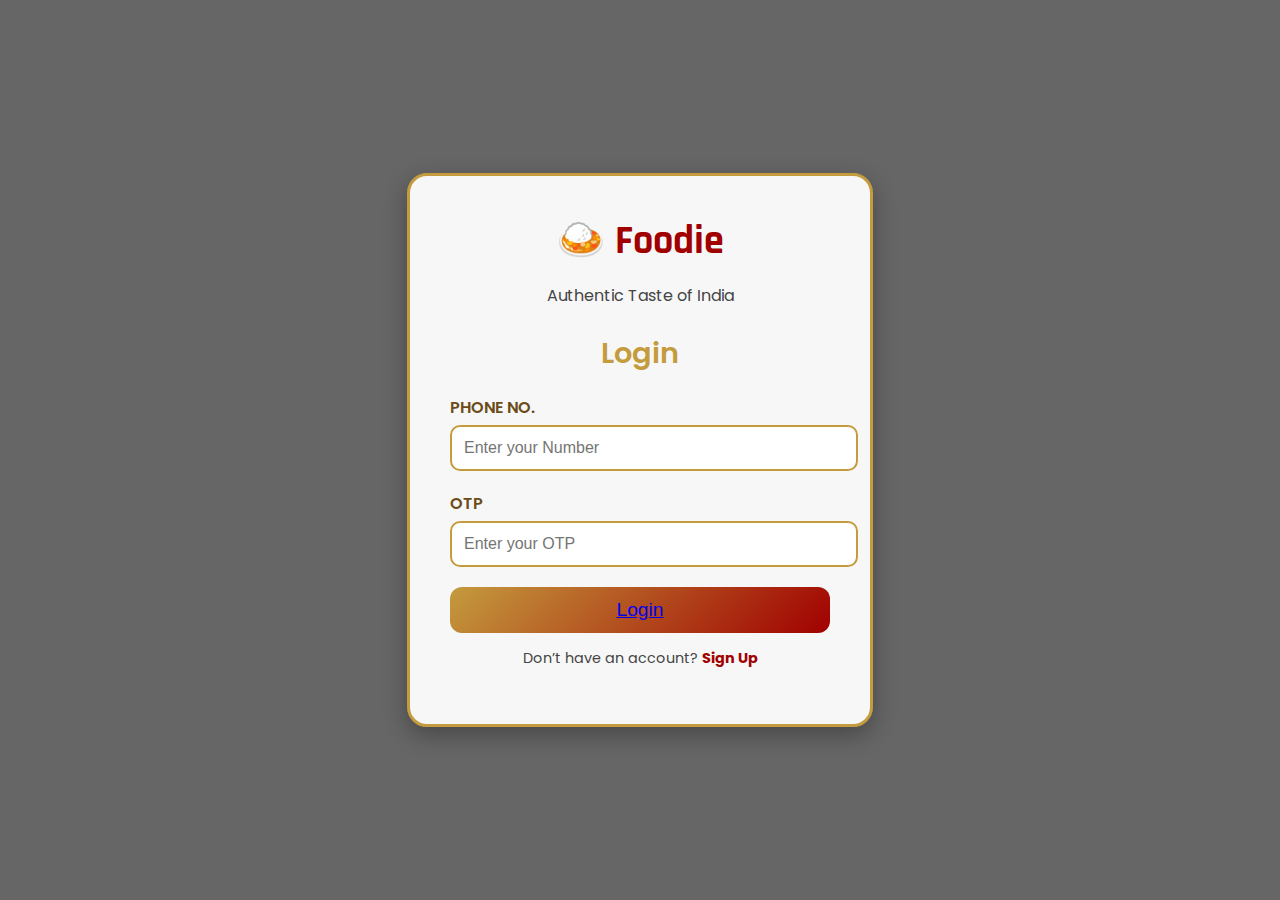
<file: index.html>
<!DOCTYPE html>
<html lang="en">
<head>
  <meta charset="UTF-8">
  <meta name="viewport" content="width=device-width, initial-scale=1.0">
  <title>Foodie  - Login</title>
  
  <link rel="stylesheet" href="login.css">
</head>
<body>
  <div class="login-container">
    <div class="logo">
      <h1>🍛 Foodie</h1>
      <p>Authentic Taste of India</p>
    </div>

    <form class="login-form">
      <h2>Login</h2>

      <div class="input-group">
        <label for="Number">PHONE NO.</label>
        <input type="number" id="number" placeholder="Enter your Number" required>
      </div>

      <div class="input-group">
        <label for="password">OTP</label>
        <input type="password" id="password" placeholder="Enter your OTP" required>
      </div>

      <button type="submit" class="btn"><a href="#"><a href = intro.html>Login</a> </a> </button>

      <p class="signup-text">Don’t have an account? <a href="#"><a href = "signup.html">Sign Up</a></a></p>
    </form>
  </div>
</body>
</html>
</file>
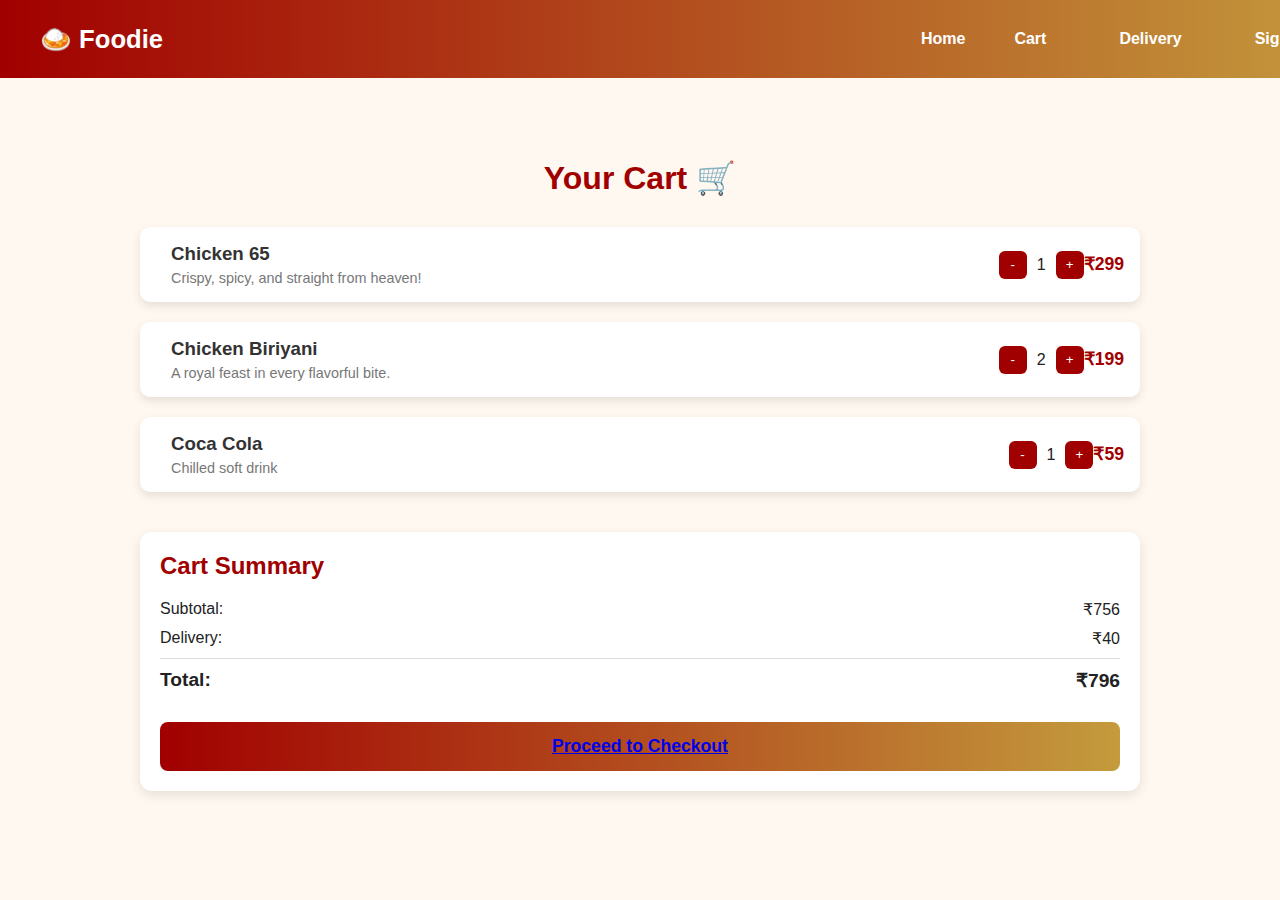
<file: cart.html>
<!DOCTYPE html>
<html lang="en">
<head>
  <meta charset="UTF-8">
  <meta name="viewport" content="width=device-width, initial-scale=1.0">
  <title>Foodie - Cart</title>
  <link rel="stylesheet" href="cart.css">
</head>
<body>
  <!-- Navbar -->
  <header>
    <nav class="navbar">
      <div class="logo">🍛 Foodie</div>
      <ul class="nav-links">
        <li><a href="index.html">Home</a></li>
        <li><a href="cart.html" class="active">Cart</a></li>
        <li><a href="#"><a href="delivery.html"> Delivery</a></a></li>
        <li><a href="#"><a href="signup.html"> Sign In</a></a></li>
      </ul>
    </nav>
  </header>

  <!-- Cart Page -->
  <main class="cart-container">
    <h1>Your Cart 🛒</h1>

    <div class="cart-items">
      <!-- Item 1 -->
      <div class="cart-item">
        <div class="item-info">
          <h3>Chicken 65</h3>
          <p>Crispy, spicy, and straight from heaven!</p>
        </div>
        <div class="quantity">
          <button>-</button>
          <span>1</span>
          <button>+</button>
        </div>
        <div class="price">₹299</div>
      </div>

      <!-- Item 2 -->
      <div class="cart-item">
        <div class="item-info">
          <h3>Chicken Biriyani</h3>
          <p>A royal feast in every flavorful bite.</p>
        </div>
        <div class="quantity">
          <button>-</button>
          <span>2</span>
          <button>+</button>
        </div>
        <div class="price">₹199</div>
      </div>

      <!-- Item 3 -->
      <div class="cart-item">
        <div class="item-info">
          <h3>Coca Cola</h3>
          <p>Chilled soft drink</p>
        </div>
        <div class="quantity">
          <button>-</button>
          <span>1</span>
          <button>+</button>
        </div>
        <div class="price">₹59</div>
      </div>
    </div>

    <!-- Cart Summary -->
    <div class="cart-summary">
      <h2>Cart Summary</h2>
      <p>Subtotal: <span>₹756</span></p>
      <p>Delivery: <span>₹40</span></p>
      <p class="total">Total: <span>₹796</span></p>
      <button class="checkout-btn"><a href="delivery.html">Proceed to Checkout</a></button>
    </div>
  </main>
</body>
</html>
</file>
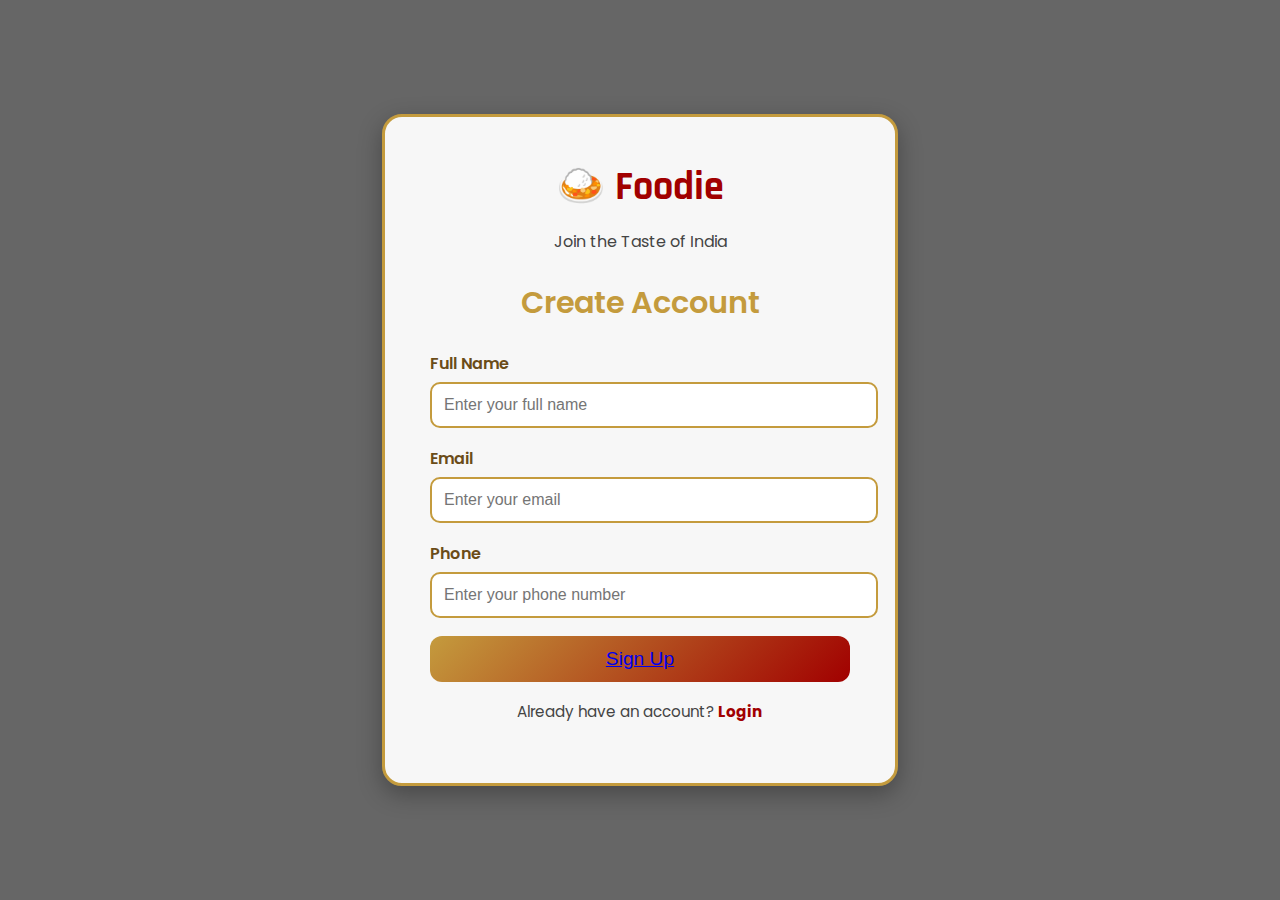
<file: signup.html>
<!DOCTYPE html>
<html lang="en">
<head>
  <meta charset="UTF-8">
  <meta name="viewport" content="width=device-width, initial-scale=1.0">
  <title>Foodie  - Sign Up</title>
  <link rel="stylesheet" href="signup.css">
</head>
<body>
  <div class="signup-container">
    <div class="logo">
      <h1>🍛 Foodie</h1>
      <p>Join the Taste of India</p>
    </div>

    <form class="signup-form">
      <h2>Create Account</h2>

      <div class="input-group">
        <label for="name">Full Name</label>
        <input type="text" id="name" placeholder="Enter your full name" required>
      </div>

      <div class="input-group">
        <label for="email">Email</label>
        <input type="email" id="email" placeholder="Enter your email" required>
      </div>

      <div class="input-group">
        <label for="phone">Phone</label>
        <input type="number" id="phone" placeholder="Enter your phone number" required>
      </div>


      <button type="submit" class="btn"><a href="intro.html"> Sign Up</a></button>

      <p class="login-text">Already have an account? <a href="login.html">Login</a></p>
    </form>
  </div>
</body>
</html>
</file>
<file: login.css>
/* Import rich Indian font */
@import url('https://fonts.googleapis.com/css2?family=Poppins:wght@400;600&family=Rajdhani:wght@600&display=swap');

body {
  margin: 0;
  font-family: 'Poppins', sans-serif;
  background: linear-gradient(rgba(0,0,0,0.6), rgba(0,0,0,0.6)),
              url('https://images.pexels.com/photos/106343/pexels-photo-106343.jpeg?auto=compress&cs=tinysrgb&w=1600') no-repeat center center/cover;
  height: 100vh;
  display: flex;
  justify-content: center;
  align-items: center;
}

/* Login Box */
.login-container {
  background: rgba(255, 255, 255, 0.95);
  padding: 40px;
  border-radius: 20px;
  box-shadow: 0px 8px 25px rgba(0,0,0,0.3);
  width: 380px;
  text-align: center;
  border: 3px solid #c49b3d;
  position: relative;
}

/* Logo */
.logo h1 {
  font-family: 'Rajdhani', sans-serif;
  font-size: 2.5rem;
  color: #a10000;
  margin: 0;
}
.logo p {
  color: #444;
  font-size: 1rem;
  margin-bottom: 20px;
}

/* Login Heading */
.login-form h2 {
  margin-bottom: 20px;
  font-size: 1.8rem;
  color: #c49b3d;
  font-weight: 600;
}

/* Input fields */
.input-group {
  text-align: left;
  margin-bottom: 20px;
}

.input-group label {
  font-weight: 600;
  color: #6b4c18;
  display: block;
  margin-bottom: 5px;
}

.input-group input {
  width: 100%;
  padding: 12px;
  border: 2px solid #c49b3d;
  border-radius: 10px;
  font-size: 1rem;
  outline: none;
  transition: 0.3s;
}

.input-group input:focus {
  border-color: #a10000;
  box-shadow: 0 0 8px rgba(161,0,0,0.4);
}

/* Button */
.btn {
  width: 100%;
  padding: 12px;
  background: linear-gradient(135deg, #c49b3d, #a10000);
  border: none;
  border-radius: 12px;
  color: white;
  font-size: 1.2rem;
  cursor: pointer;
  transition: 0.4s;
}

.btn:hover {
  background: linear-gradient(135deg, #a10000, #c49b3d);
  transform: scale(1.05);
}

/* Signup link */
.signup-text {
  margin-top: 15px;
  font-size: 0.9rem;
  color: #444;
}
.signup-text a {
  color: #a10000;
  font-weight: bold;
  text-decoration: none;
}
.signup-text a:hover {
  text-decoration: underline;
}
</file>
<file: cart.css>
/* Global style */
body {
  margin: 0;
  font-family: "Segoe UI", sans-serif;
  background: #fff8f0;
  color: #222;
}

/* Navbar */
header {
  width: 100%;
  background: linear-gradient(90deg, #a10000, #c49b3d);
  padding: 14px 40px;
  position: sticky;
  top: 0;
  z-index: 1000;
}

.navbar {
  display: flex;
  justify-content: space-between;
  align-items: center;
}

.logo {
  font-size: 1.6rem;
  font-weight: 700;
  color: white;
}

.nav-links {
  list-style: none;
  display: flex;
  gap: 25px;
}

.nav-links li a {
  text-decoration: none;
  color: white;
  font-weight: 600;
  padding: 6px 12px;
  transition: all 0.3s;
  border-radius: 6px;
}

/* Cart Page */
.cart-container {
  max-width: 1000px;
  margin: 40px auto;
  padding: 20px;
}

.cart-container h1 {
  text-align: center;
  color: #a10000;
  margin-bottom: 30px;
}

.cart-items {
  display: flex;
  flex-direction: column;
  gap: 20px;
}

.cart-item {
  display: flex;
  align-items: center;
  justify-content: space-between;
  background: #fff;
  padding: 16px;
  border-radius: 10px;
  box-shadow: 0px 4px 10px rgba(0,0,0,0.1);
}

.cart-item img {
  border-radius: 10px;
}

.item-info {
  flex: 1;
  margin-left: 15px;
}

.item-info h3 {
  margin: 0;
  color: #333;
}

.item-info p {
  margin: 5px 0 0;
  color: #777;
  font-size: 0.9rem;
}

.quantity {
  display: flex;
  align-items: center;
  gap: 10px;
}

.quantity button {
  background: #a10000;
  color: white;
  border: none;
  width: 28px;
  height: 28px;
  border-radius: 6px;
  cursor: pointer;
  transition: 0.3s;
}

.quantity button:hover {
  background: #c49b3d;
  color: #111;
}

.price {
  font-weight: bold;
  font-size: 1.1rem;
  color: #a10000;
}

/* Summary */
.cart-summary {
  margin-top: 40px;
  padding: 20px;
  background: #fff;
  border-radius: 12px;
  box-shadow: 0px 4px 12px rgba(0,0,0,0.1);
}

.cart-summary h2 {
  margin-top: 0;
  color: #a10000;
}

.cart-summary p {
  display: flex;
  justify-content: space-between;
  margin: 10px 0;
  font-weight: 500;
}

.cart-summary .total {
  font-size: 1.2rem;
  font-weight: 700;
  border-top: 1px solid #ddd;
  padding-top: 10px;
}

.checkout-btn {
  margin-top: 20px;
  width: 100%;
  padding: 14px;
  border: none;
  background: linear-gradient(90deg, #a10000, #c49b3d);
  color: white;
  font-size: 1.1rem;
  font-weight: bold;
  border-radius: 8px;
  cursor: pointer;
  transition: 0.3s;
}

.checkout-btn:hover {
  background: linear-gradient(90deg, #c49b3d, #a10000);
  transform: scale(1.02);
}
</file>
<file: signup.css>
@import url('https://fonts.googleapis.com/css2?family=Poppins:wght@400;600&family=Rajdhani:wght@600&display=swap');

body {
  margin: 0;
  font-family: 'Poppins', sans-serif;
  background: linear-gradient(rgba(0,0,0,0.6), rgba(0,0,0,0.6)),
              url('https://images.pexels.com/photos/958545/pexels-photo-958545.jpeg?auto=compress&cs=tinysrgb&w=1600') no-repeat center center/cover;
  height: 100vh;
  display: flex;
  justify-content: center;
  align-items: center;
}


.signup-container {
  background: rgba(255, 255, 255, 0.95);
  padding: 45px;
  border-radius: 20px;
  box-shadow: 0px 8px 25px rgba(0,0,0,0.3);
  width: 420px;
  text-align: center;
  border: 3px solid #c49b3d;
}


.logo h1 {
  font-family: 'Rajdhani', sans-serif;
  font-size: 2.5rem;
  color: #a10000;
  margin: 0;
}
.logo p {
  color: #444;
  font-size: 1rem;
  margin-bottom: 20px;
}


.signup-form h2 {
  margin-bottom: 25px;
  font-size: 1.9rem;
  color: #c49b3d;
  font-weight: 600;
}

/* Input fields */
.input-group {
  text-align: left;
  margin-bottom: 18px;
}

.input-group label {
  font-weight: 600;
  color: #6b4c18;
  display: block;
  margin-bottom: 6px;
}

.input-group input {
  width: 100%;
  padding: 12px;
  border: 2px solid #c49b3d;
  border-radius: 10px;
  font-size: 1rem;
  outline: none;
  transition: 0.3s;
}

.input-group input:focus {
  border-color: #a10000;
  box-shadow: 0 0 8px rgba(161,0,0,0.4);
}

/* Button */
.btn {
  width: 100%;
  padding: 12px;
  background: linear-gradient(135deg, #c49b3d, #a10000);
  border: none;
  border-radius: 12px;
  color: white;
  font-size: 1.2rem;
  cursor: pointer;
  transition: 0.4s;
}

.btn:hover {
  background: linear-gradient(135deg, #a10000, #c49b3d);
  transform: scale(1.05);
}

/* Login link */
.login-text {
  margin-top: 18px;
  font-size: 0.95rem;
  color: #444;
}
.login-text a {
  color: #a10000;
  font-weight: bold;
  text-decoration: none;
}
.login-text a:hover {
  text-decoration: underline;
}
</file>
